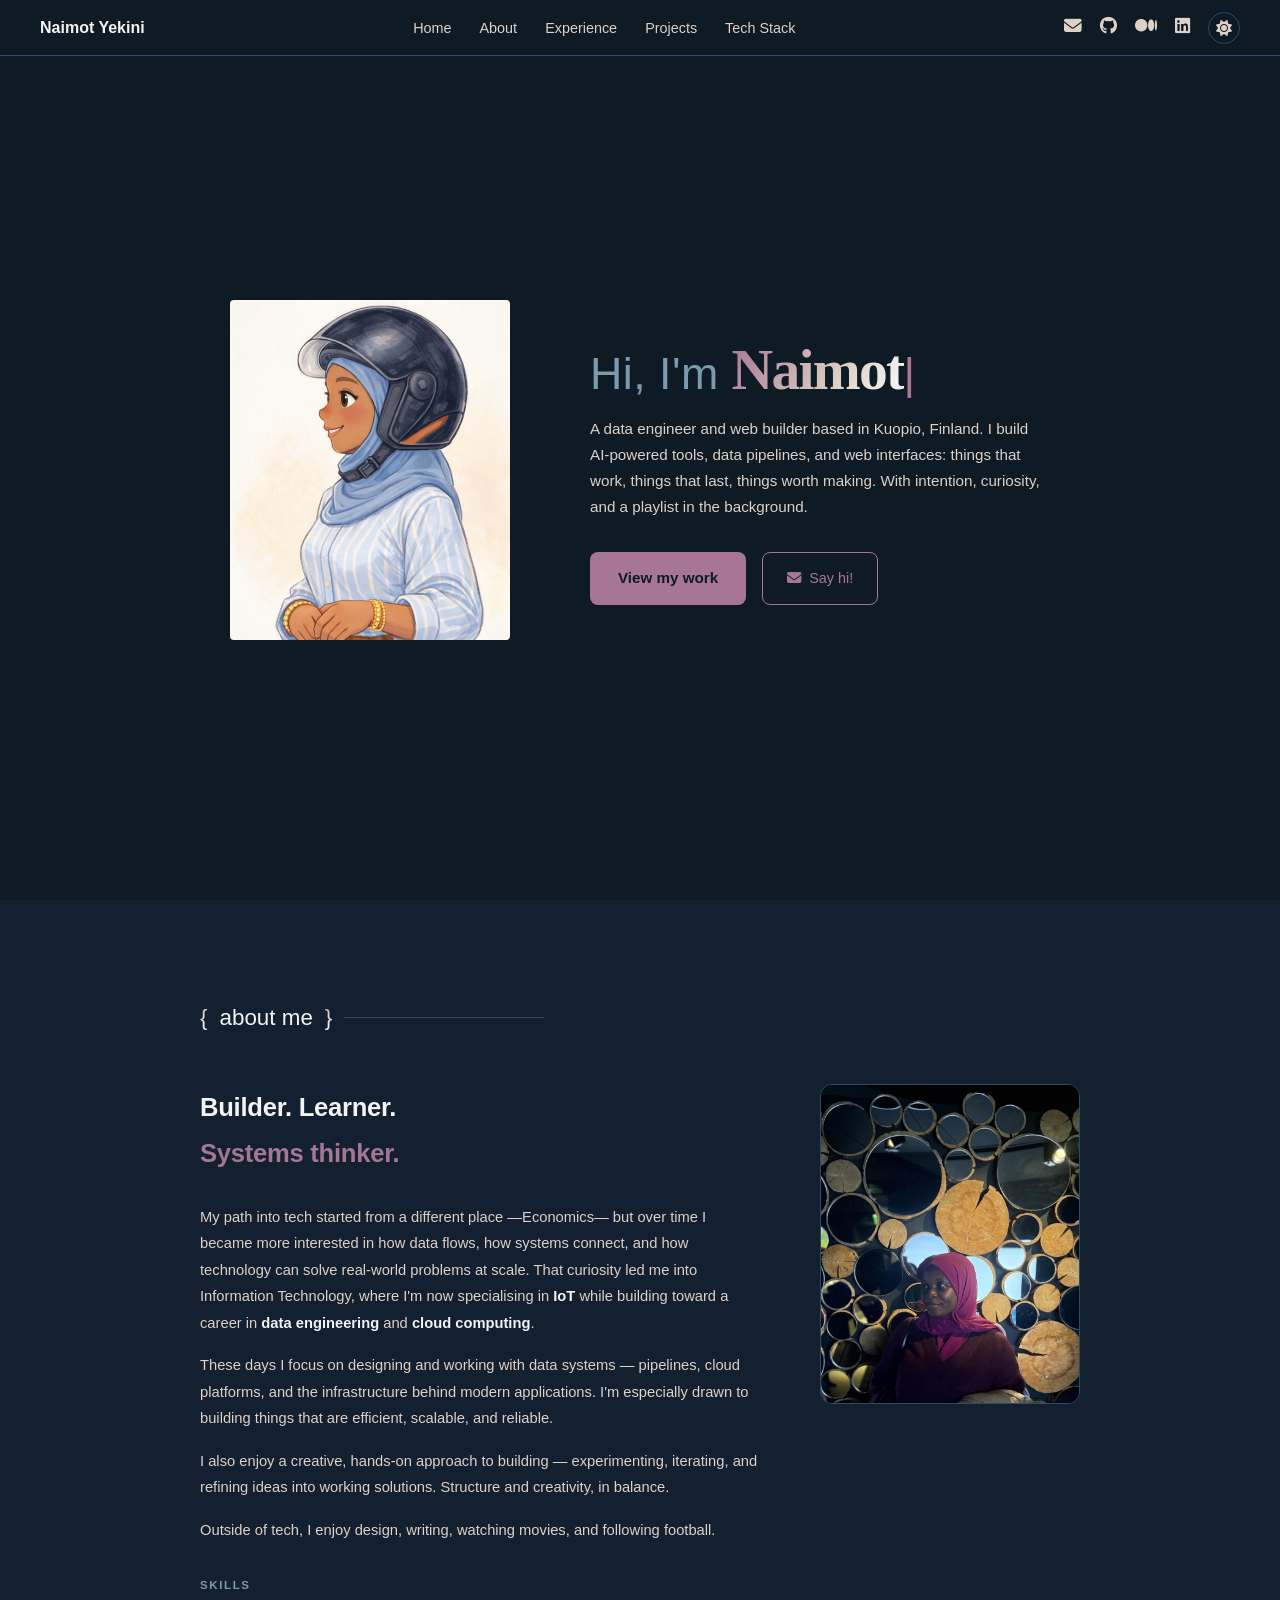
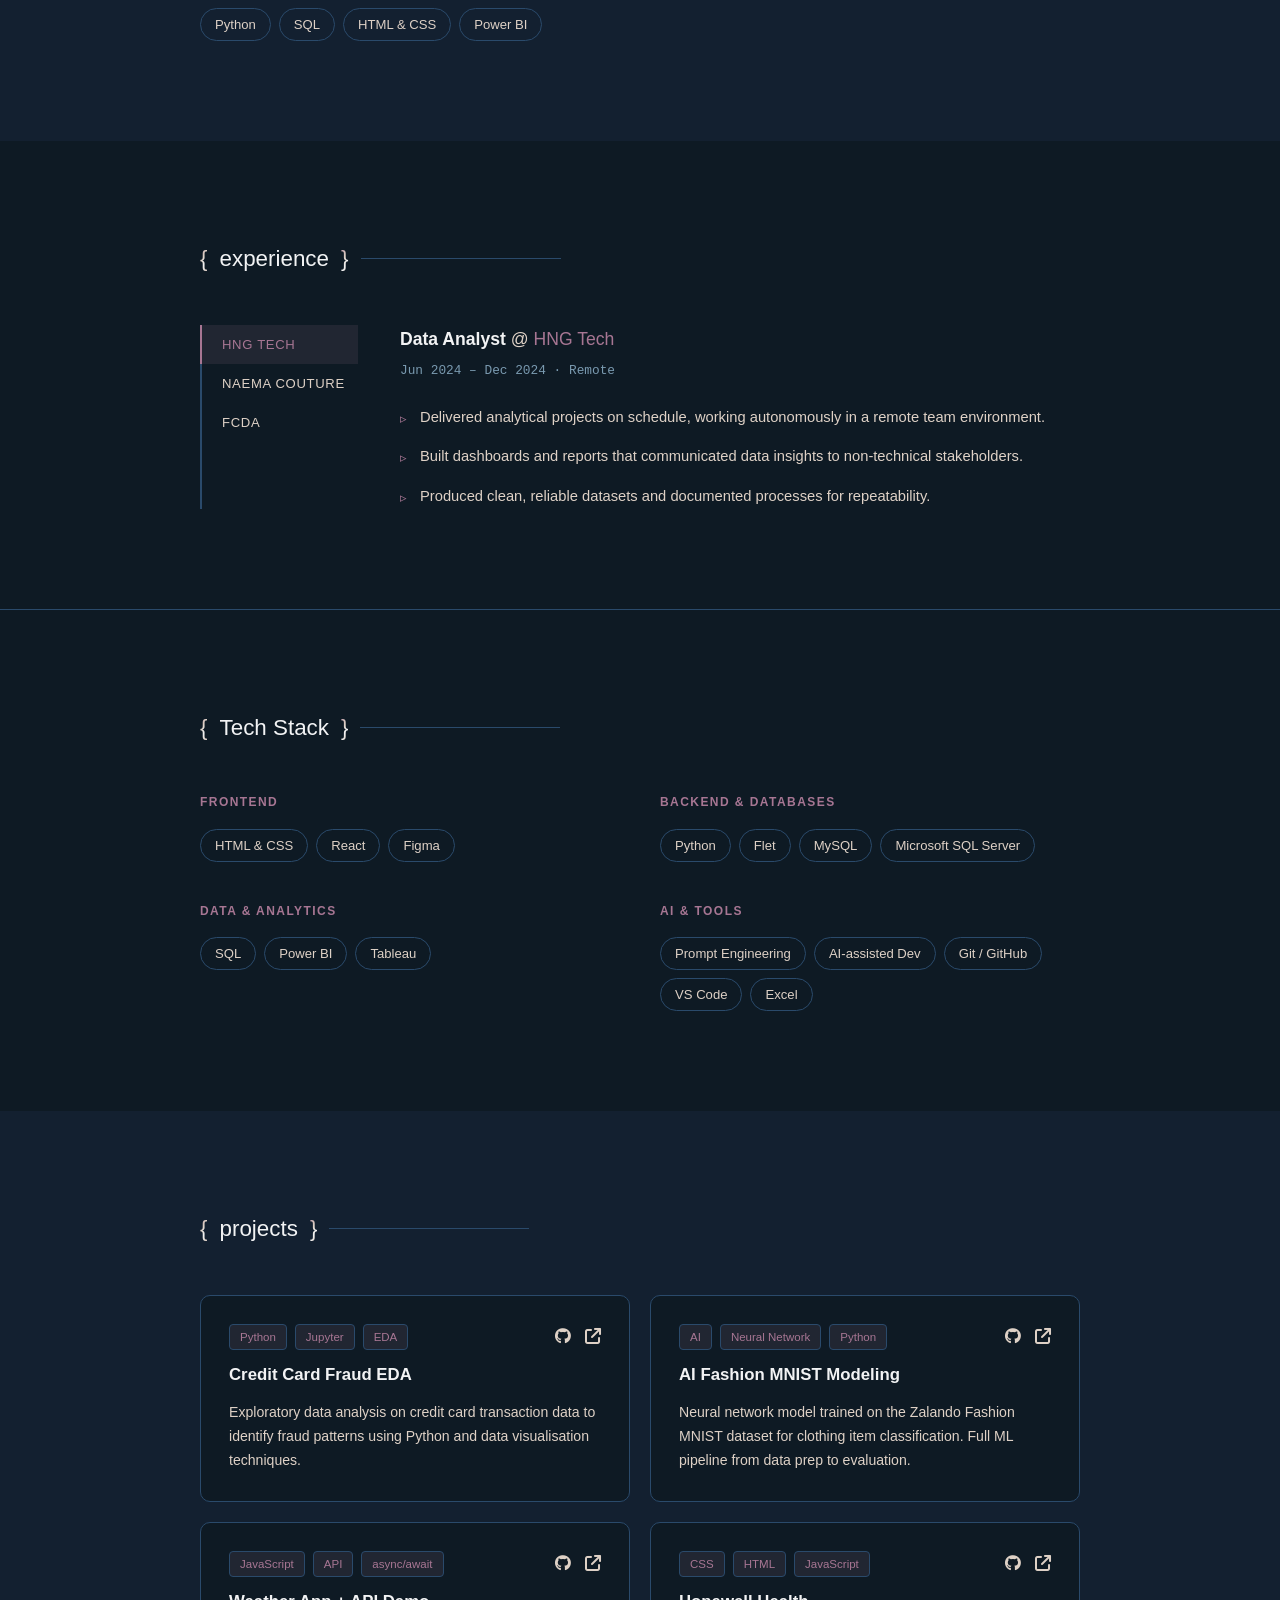
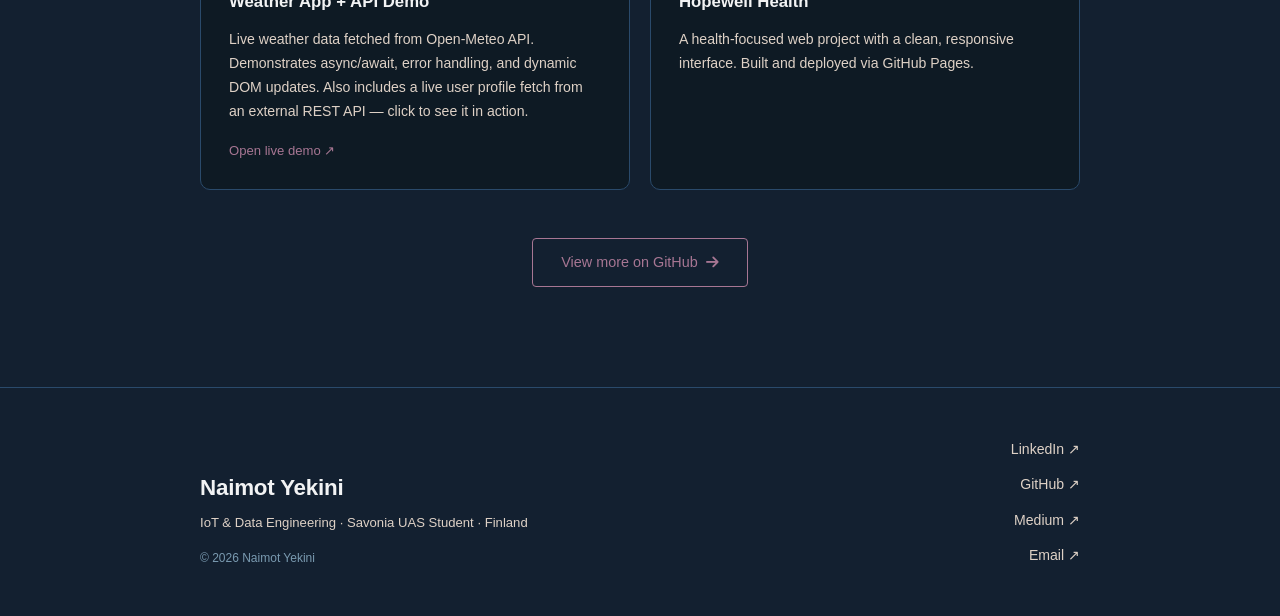
<file: index.html>
<!DOCTYPE html>
<html lang="en">
<head>
  <meta charset="UTF-8">
  <meta name="viewport" content="width=device-width, initial-scale=1.0">
  <title>Naimot Yekini – Portfolio</title>
  <link rel="stylesheet" href="style.css">
  <link rel="stylesheet" href="https://cdnjs.cloudflare.com/ajax/libs/font-awesome/6.5.0/css/all.min.css">
</head>
<body>

  <!-- Navigation -->
  <nav id="navbar">
    <span class="nav-name">Naimot Yekini</span>
    <ul class="nav-links">
      <li><a href="#home">Home</a></li>
      <li><a href="#about">About</a></li>
      <li><a href="#experience">Experience</a></li>
      <li><a href="#projects">Projects</a></li>
      <li><a href="#tech-stack">Tech Stack</a></li>
    </ul>
    <ul class="nav-icons">
      <li><a href="mailto:naimotyekini95@gmail.com" aria-label="Email"><i class="fas fa-envelope"></i></a></li>
      <li><a href="https://github.com/onikeyek" target="_blank" rel="noopener" aria-label="GitHub"><i class="fab fa-github"></i></a></li>
      <li><a href="https://medium.com/@naimotyekini95" target="_blank" rel="noopener" aria-label="Medium"><i class="fab fa-medium"></i></a></li>
      <li><a href="https://linkedin.com/in/naimot-yekini-46216397" target="_blank" rel="noopener" aria-label="LinkedIn"><i class="fab fa-linkedin"></i></a></li>
      <li><button id="themeToggle" aria-label="Toggle theme"><i class="fas fa-sun"></i></button></li>
    </ul>
  </nav>

  <!-- Home / Hero Section -->
  <section id="home">
    <div class="hero-image">
      <img src="images/naimotA.png" alt="Naimot Yekini" id="profile-img">
    </div>
    <div class="hero-text">
      <h1>Hi, I'm <span class="highlight">Naimot</span><span class="cursor">|</span></h1>
      <p class="hero-bio">
        A data engineer and web builder based in Kuopio, Finland.
        I build AI-powered tools, data pipelines, and web interfaces:
        things that work, things that last, things worth making.
        With intention, curiosity, and a playlist in the background.
      </p>
      <div class="hero-cta">
        <a href="#projects" class="btn-primary">View my work</a>
        <a href="mailto:naimotyekini95@gmail.com" class="btn-say-hi">
          <i class="fas fa-envelope"></i> Say hi!
        </a>
      </div>
    </div>
  </section>

  <!-- About Section -->
  <section id="about">
    <div class="section-inner">
      <h2 class="about-heading"><span class="about-brace">{</span> about me <span class="about-brace">}</span></h2>

      <div class="about-grid">
        <!-- Left: bio + skills -->
        <div class="about-text">
          <p class="about-tagline">Builder. Learner.<span class="teal">Systems thinker.</span></p>
          <p>
            My path into tech started from a different place —Economics— but over time
            I became more interested in how data flows, how systems connect, and how
            technology can solve real-world problems at scale. That curiosity led me into
            Information Technology, where I'm now specialising in <strong>IoT</strong> while
            building toward a career in <strong>data engineering</strong> and <strong>cloud computing</strong>.
          </p>
          <p>
            These days I focus on designing and working with data systems — pipelines,
            cloud platforms, and the infrastructure behind modern applications. I'm
            especially drawn to building things that are efficient, scalable, and reliable.
          </p>
          <p>
            I also enjoy a creative, hands-on approach to building — experimenting,
            iterating, and refining ideas into working solutions. Structure and creativity,
            in balance.
          </p>
          <p>
            Outside of tech, I enjoy design, writing, watching movies, and following football.
          </p>

          <div class="skills-block">
            <p class="skills-label">Skills</p>
            <div class="skills-tags">
              <span>Python</span>
              <span>SQL</span>
              <span>HTML &amp; CSS</span>
              <span>Power BI</span>
            </div>
          </div>
        </div>

        <!-- Right: photo -->
        <div class="about-image">
          <img src="images/NaimotB.jpeg" alt="Naimot Yekini">
        </div>
      </div>

    </div>
  </section>

  <!-- Experience Section -->
  <section id="experience">
    <div class="section-inner">
      <h2 class="about-heading"><span class="about-brace">{</span> experience <span class="about-brace">}</span></h2>

      <div class="exp-layout">
        <!-- Left: company tabs -->
        <ul class="exp-tabs" role="tablist">
          <li><button class="exp-tab active" data-target="exp-hng" role="tab" aria-selected="true">HNG Tech</button></li>
          <li><button class="exp-tab" data-target="exp-naema" role="tab" aria-selected="false">Naema Couture</button></li>
          <li><button class="exp-tab" data-target="exp-fcda" role="tab" aria-selected="false">FCDA</button></li>
        </ul>

        <!-- Right: details panels -->
        <div class="exp-panels">

          <div class="exp-panel active" id="exp-hng" role="tabpanel">
            <h3>Data Analyst <span class="exp-at">@ <span class="exp-co">HNG Tech</span></span></h3>
            <p class="exp-date">Jun 2024 – Dec 2024 · Remote</p>
            <ul>
              <li>Delivered analytical projects on schedule, working autonomously in a remote team environment.</li>
              <li>Built dashboards and reports that communicated data insights to non-technical stakeholders.</li>
              <li>Produced clean, reliable datasets and documented processes for repeatability.</li>
            </ul>
          </div>

          <div class="exp-panel" id="exp-naema" role="tabpanel">
            <h3>Product Marketing Manager <span class="exp-at">@ <span class="exp-co">Naema Couture</span></span></h3>
            <p class="exp-date">Feb 2017 – Jan 2024 · Ibadan, Nigeria</p>
            <ul>
              <li>Led initiatives from planning to execution, coordinating activities across functions.</li>
              <li>Improved reporting transparency and operational efficiency through structured workflows.</li>
            </ul>
          </div>

          <div class="exp-panel" id="exp-fcda" role="tabpanel">
            <h3>Planning Officer Assistant <span class="exp-at">@ <span class="exp-co">Federal Capital Development Authority</span></span></h3>
            <p class="exp-date">Dec 2015 – Nov 2016 · Abuja, Nigeria</p>
            <ul>
              <li>Compiled and maintained planning reports.</li>
              <li>Organised datasets to improve inter-department information flow.</li>
            </ul>
          </div>

        </div>
      </div>
    </div>
  </section>

  <!-- Tech Stack Section -->
  <section id="tech-stack">
    <div class="section-inner">
      <h2 class="about-heading"><span class="about-brace">{</span> Tech Stack <span class="about-brace">}</span></h2>

      <div class="stack-grid">
        <div class="stack-group">
          <h3>Frontend</h3>
          <div class="skills-tags">
            <span>HTML &amp; CSS</span>
            <span>React</span>
            <span>Figma</span>
          </div>
        </div>
        <div class="stack-group">
          <h3>Backend &amp; Databases</h3>
          <div class="skills-tags">
            <span>Python</span>
            <span>Flet</span>
            <span>MySQL</span>
            <span>Microsoft SQL Server</span>
          </div>
        </div>
        <div class="stack-group">
          <h3>Data &amp; Analytics</h3>
          <div class="skills-tags">
            <span>SQL</span>
            <span>Power BI</span>
            <span>Tableau</span>
          </div>
        </div>
        <div class="stack-group">
          <h3>AI &amp; Tools</h3>
          <div class="skills-tags">
            <span>Prompt Engineering</span>
            <span>AI-assisted Dev</span>
            <span>Git / GitHub</span>
            <span>VS Code</span>
            <span>Excel</span>
          </div>
        </div>
      </div>
    </div>
  </section>

  <!-- Projects Section -->
  <section id="projects">
    <div class="section-inner">
      <h2 class="about-heading"><span class="about-brace">{</span> projects <span class="about-brace">}</span></h2>

      <div class="projects-grid">

        <!-- Credit Card Fraud EDA -->
        <div class="proj-card">
          <div class="proj-card-top">
            <div class="proj-tags">
              <span>Python</span><span>Jupyter</span><span>EDA</span>
            </div>
            <div class="proj-links">
              <a href="https://github.com/onikeyek/credit-card-fraud-eda" target="_blank" rel="noopener" aria-label="GitHub repo"><i class="fab fa-github"></i></a>
              <a href="https://github.com/onikeyek/credit-card-fraud-eda" target="_blank" rel="noopener" aria-label="View project"><i class="fas fa-arrow-up-right-from-square"></i></a>
            </div>
          </div>
          <h3>Credit Card Fraud EDA</h3>
          <p>Exploratory data analysis on credit card transaction data to identify fraud patterns using Python and data visualisation techniques.</p>
        </div>

        <!-- AI Fashion MNIST -->
        <div class="proj-card">
          <div class="proj-card-top">
            <div class="proj-tags">
              <span>AI</span><span>Neural Network</span><span>Python</span>
            </div>
            <div class="proj-links">
              <a href="https://github.com/onikeyek/AI-Modeling-Fashion-MNIST-Dataset-Zalando-" target="_blank" rel="noopener" aria-label="GitHub repo"><i class="fab fa-github"></i></a>
              <a href="https://github.com/onikeyek/AI-Modeling-Fashion-MNIST-Dataset-Zalando-" target="_blank" rel="noopener" aria-label="View project"><i class="fas fa-arrow-up-right-from-square"></i></a>
            </div>
          </div>
          <h3>AI Fashion MNIST Modeling</h3>
          <p>Neural network model trained on the Zalando Fashion MNIST dataset for clothing item classification. Full ML pipeline from data prep to evaluation.</p>
        </div>

        <!-- Weather App -->
        <div class="proj-card">
          <div class="proj-card-top">
            <div class="proj-tags">
              <span>JavaScript</span><span>API</span><span>async/await</span>
            </div>
            <div class="proj-links">
              <a href="https://github.com/onikeyek/BROWSER-PROGRAMMING" target="_blank" rel="noopener" aria-label="GitHub repo"><i class="fab fa-github"></i></a>
              <a href="weather.html" aria-label="Open Weather App"><i class="fas fa-arrow-up-right-from-square"></i></a>
            </div>
          </div>
          <h3>Weather App + API Demo</h3>
          <p>Live weather data fetched from Open-Meteo API. Demonstrates async/await, error handling, and dynamic DOM updates. Also includes a live user profile fetch from an external REST API — click to see it in action.</p>
          <a href="weather.html" class="proj-demo-link">Open live demo ↗</a>
        </div>

        <!-- Hopewell Health -->
        <div class="proj-card">
          <div class="proj-card-top">
            <div class="proj-tags">
              <span>CSS</span><span>HTML</span><span>JavaScript</span>
            </div>
            <div class="proj-links">
              <a href="https://github.com/onikeyek/Hopewell-Health" target="_blank" rel="noopener" aria-label="GitHub repo"><i class="fab fa-github"></i></a>
              <a href="https://onikeyek.github.io/Hopewell-Health" target="_blank" rel="noopener" aria-label="Live site"><i class="fas fa-arrow-up-right-from-square"></i></a>
            </div>
          </div>
          <h3>Hopewell Health</h3>
          <p>A health-focused web project with a clean, responsive interface. Built and deployed via GitHub Pages.</p>
        </div>

      </div>

      <!-- View all on GitHub -->
      <div class="projects-more">
        <a href="https://github.com/onikeyek?tab=repositories" target="_blank" rel="noopener" class="btn-more">
          View more on GitHub <i class="fas fa-arrow-right"></i>
        </a>
      </div>

    </div>
  </section>

  <!-- Footer -->
  <footer id="footer">
    <div class="footer-inner">
      <div class="footer-left">
        <p class="footer-name">Naimot Yekini</p>
        <p class="footer-sub">IoT &amp; Data Engineering · Savonia UAS Student · Finland</p>
        <p class="footer-copy">© 2026 Naimot Yekini</p>
      </div>
      <ul class="footer-links">
        <li><a href="https://linkedin.com/in/naimot-yekini-46216397" target="_blank" rel="noopener">LinkedIn ↗</a></li>
        <li><a href="https://github.com/onikeyek" target="_blank" rel="noopener">GitHub ↗</a></li>
        <li><a href="https://medium.com/@naimotyekini95" target="_blank" rel="noopener">Medium ↗</a></li>
        <li><a href="mailto:naimotyekini95@gmail.com">Email ↗</a></li>
      </ul>
    </div>
  </footer>

  <!-- External JavaScript -->
  <script src="script.js"></script>
</body>
</html>
</file>
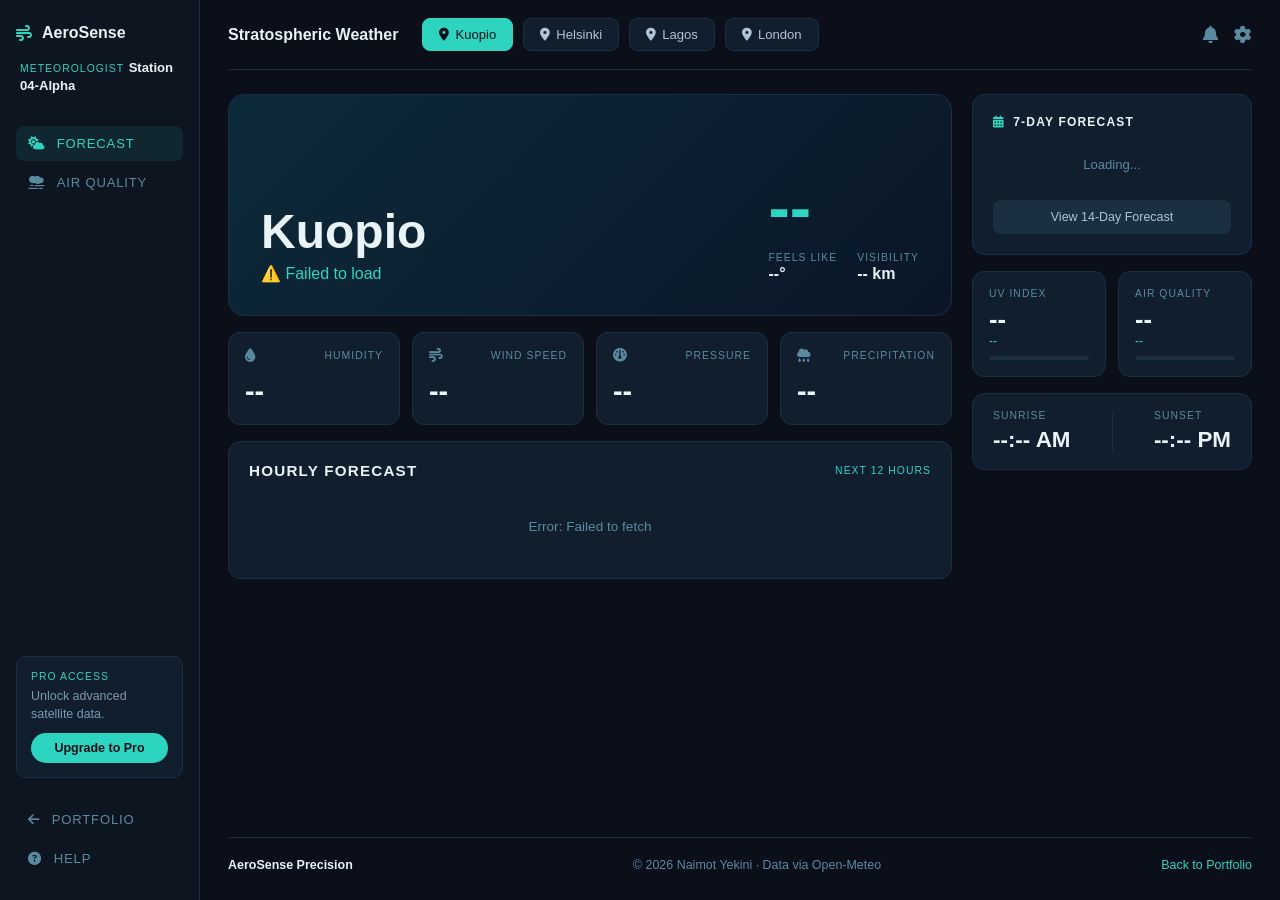
<file: weather.html>
<!DOCTYPE html>
<html lang="en">
<head>
  <meta charset="UTF-8">
  <meta name="viewport" content="width=device-width, initial-scale=1.0">
  <title>Weather – Naimot Yekini</title>
  <link rel="stylesheet" href="weather.css">
  <link rel="stylesheet" href="https://cdnjs.cloudflare.com/ajax/libs/font-awesome/6.5.0/css/all.min.css">
</head>
<body>

  <!-- Sidebar -->
  <aside class="sidebar">
    <div class="sidebar-brand">
      <i class="fas fa-wind"></i>
      <span>AeroSense</span>
    </div>
    <div class="sidebar-station">
      <span class="station-label">METEOROLOGIST</span>
      <span class="station-name">Station 04-Alpha</span>
    </div>
    <nav class="sidebar-nav">
      <a href="#" class="snav-item active"><i class="fas fa-cloud-sun"></i><span>Forecast</span></a>
      <a href="#" class="snav-item"><i class="fas fa-smog"></i><span>Air Quality</span></a>
    </nav>
    <div class="sidebar-promo">
      <p class="promo-label">PRO ACCESS</p>
      <p class="promo-text">Unlock advanced satellite data.</p>
      <button class="btn-upgrade">Upgrade to Pro</button>
    </div>
    <div class="sidebar-bottom">
      <a href="https://onikeyek.github.io/NaimotYekini.github.io" class="snav-item"><i class="fas fa-arrow-left"></i><span>Portfolio</span></a>
      <a href="#" class="snav-item"><i class="fas fa-circle-question"></i><span>Help</span></a>
    </div>
  </aside>

  <!-- Main -->
  <div class="weather-main">

    <!-- Topbar -->
    <header class="weather-topbar">
      <h1 class="topbar-title">Stratospheric Weather</h1>
      <div class="city-buttons">
        <button class="city-btn active" data-city="Kuopio"   data-lat="62.8924" data-lon="27.6770"><i class="fas fa-location-dot"></i> Kuopio</button>
        <button class="city-btn"        data-city="Helsinki" data-lat="60.1699" data-lon="24.9384"><i class="fas fa-location-dot"></i> Helsinki</button>
        <button class="city-btn"        data-city="Lagos"    data-lat="6.5244"  data-lon="3.3792"><i class="fas fa-location-dot"></i> Lagos</button>
        <button class="city-btn"        data-city="London"   data-lat="51.5074" data-lon="-0.1278"><i class="fas fa-location-dot"></i> London</button>
      </div>
      <div class="topbar-icons">
        <i class="fas fa-bell"></i>
        <i class="fas fa-gear"></i>
      </div>
    </header>

    <!-- Forecast view -->
    <div class="content-grid" id="forecastView">

      <div class="col-left">
        <div class="hero-card">
          <div class="hero-bg" id="heroBg"></div>
          <div class="hero-body">
            <div class="hero-info">
              <h2 class="hero-city" id="heroCity">Kuopio</h2>
              <p class="hero-condition" id="heroCondition"><span>⛅</span> Loading...</p>
            </div>
            <div class="hero-temp-block">
              <div class="hero-temp" id="heroTemp">--°</div>
              <div class="hero-meta">
                <div class="hero-meta-item">
                  <span class="meta-label">FEELS LIKE</span>
                  <span class="meta-val" id="heroFeels">--°</span>
                </div>
                <div class="hero-meta-item">
                  <span class="meta-label">VISIBILITY</span>
                  <span class="meta-val" id="heroVis">-- km</span>
                </div>
              </div>
            </div>
          </div>
        </div>

        <div class="stat-cards">
          <div class="stat-card">
            <div class="stat-top"><i class="fas fa-droplet"></i><span class="stat-label">HUMIDITY</span></div>
            <div class="stat-value" id="statHumidity">--%</div>
          </div>
          <div class="stat-card">
            <div class="stat-top"><i class="fas fa-wind"></i><span class="stat-label">WIND SPEED</span></div>
            <div class="stat-value" id="statWind">--</div>
          </div>
          <div class="stat-card">
            <div class="stat-top"><i class="fas fa-gauge"></i><span class="stat-label">PRESSURE</span></div>
            <div class="stat-value" id="statPressure">--</div>
          </div>
          <div class="stat-card">
            <div class="stat-top"><i class="fas fa-cloud-rain"></i><span class="stat-label">PRECIPITATION</span></div>
            <div class="stat-value" id="statPrecip">--%</div>
          </div>
        </div>

        <div class="hourly-section">
          <div class="hourly-header">
            <h3>Hourly Forecast</h3>
            <span class="hourly-label">NEXT 12 HOURS</span>
          </div>
          <div class="hourly-grid" id="hourlyGrid">
            <div class="hourly-placeholder">Loading...</div>
          </div>
        </div>
      </div>

      <div class="col-right">
        <div class="forecast-card">
          <div class="forecast-header">
            <i class="fas fa-calendar-days"></i>
            <span>7-DAY FORECAST</span>
          </div>
          <div id="dailyForecast" class="daily-list">
            <div class="daily-placeholder">Loading...</div>
          </div>
          <button class="btn-14day">View 14-Day Forecast</button>
        </div>

        <div class="side-cards">
          <div class="side-card">
            <p class="side-label">UV INDEX</p>
            <p class="side-value" id="uvIndex">--</p>
            <p class="side-sub" id="uvLabel">--</p>
            <div class="uv-bar"><div class="uv-fill" id="uvFill" style="width:0%"></div></div>
          </div>
          <div class="side-card">
            <p class="side-label">AIR QUALITY</p>
            <p class="side-value" id="aqiValue">--</p>
            <p class="side-sub" id="aqiLabel">--</p>
            <div class="aqi-bar"><div class="aqi-fill" id="aqiFill" style="width:0%"></div></div>
          </div>
        </div>

        <div class="sun-card">
          <div class="sun-item">
            <p class="side-label">SUNRISE</p>
            <p class="sun-time" id="sunrise">--:-- AM</p>
          </div>
          <div class="sun-divider"></div>
          <div class="sun-item">
            <p class="side-label">SUNSET</p>
            <p class="sun-time" id="sunset">--:-- PM</p>
          </div>
        </div>
      </div>

    </div>

    <footer class="weather-footer">
      <strong>AeroSense Precision</strong>
      <span>© 2026 Naimot Yekini · Data via Open-Meteo</span>
      <a href="https://onikeyek.github.io/NaimotYekini.github.io">Back to Portfolio</a>
    </footer>

  </div>

  <script src="weather.js"></script>
</body>
</html>
</file>
<file: style.css>
/* ===== Portfolio – Global & Hero ===== */

:root {
  --bg-dark:    #0e1a24;
  --bg-mid:     #132030;
  --border:     #2a4a6b;
  --accent:     #a77693;
  --accent-dim: #a7769320;
  --text-bright:#f2f3f4;
  --text-mid:   #ded1c6;
  --text-muted: #7a9ab0;
}

body.light {
  --bg-dark:    #f2f3f4;
  --bg-mid:     #e4ddd6;
  --border:     #c8bdb5;
  --accent:     #a77693;
  --accent-dim: #a7769318;
  --text-bright:#1a1a2e;
  --text-mid:   #3a3a4a;
  --text-muted: #6a6a7a;
}

*, *::before, *::after { box-sizing: border-box; }

body {
  font-family: Arial, Helvetica, sans-serif;
  line-height: 1.6;
  margin: 0;
  background-color: var(--bg-dark);
  color: var(--text-mid);
}

/* ── Navbar ── */
#navbar {
  position: fixed;
  top: 0; left: 0;
  width: 100%;
  display: flex;
  align-items: center;
  justify-content: space-between;
  padding: 0 40px;
  height: 56px;
  background-color: var(--bg-dark);
  border-bottom: 1px solid var(--border);
  z-index: 100;
}

.nav-name {
  color: var(--text-bright);
  font-size: 1rem;
  font-weight: 600;
  white-space: nowrap;
}

.nav-links {
  display: flex;
  list-style: none;
  margin: 0; padding: 0;
  gap: 28px;
  align-items: center;
}

.nav-links a {
  color: var(--text-mid);
  text-decoration: none;
  font-size: 0.9rem;
  transition: color 0.2s;
}

.nav-links a:hover { color: var(--accent); }

.nav-icons {
  display: flex;
  list-style: none;
  margin: 0; padding: 0;
  gap: 18px;
}

.nav-icons a {
  color: var(--text-mid);
  font-size: 1.1rem;
  transition: color 0.2s;
}

.nav-icons a:hover { color: var(--accent); }

/* ── Hero Section ── */
#home {
  min-height: 100vh;
  background-color: var(--bg-dark);
  display: flex;
  align-items: center;
  justify-content: center;
  gap: 80px;
  padding: 80px 60px 40px;
}

.hero-image {
  flex-shrink: 0;
  width: 280px;
  height: 340px;
  border-radius: 4px;
  overflow: hidden;
  background-color: var(--bg-mid);
  display: flex;
  align-items: center;
  justify-content: center;
}

.hero-image img {
  width: 100%;
  height: 100%;
  object-fit: cover;
  display: block;
}

.hero-text {
  max-width: 460px;
  color: var(--text-mid);
}

.hero-text h1 {
  font-size: 2.8rem;
  font-weight: 400;
  color: var(--text-muted);
  margin: 0 0 8px 0;
  line-height: 1.2;
  letter-spacing: 0.01em;
}

.hero-text h1 .highlight {
  display: inline;
  font-size: 3.6rem;
  font-weight: 800;
  letter-spacing: -0.03em;
  font-family: 'Georgia', serif;
  background: linear-gradient(
    120deg,
    #a77693 0%,
    #ded1c6 35%,
    #f2f3f4 50%,
    #ded1c6 65%,
    #a77693 100%
  );
  background-size: 200% auto;
  -webkit-background-clip: text;
  -webkit-text-fill-color: transparent;
  background-clip: text;
  animation: sparkle 3s linear infinite;
}

@keyframes sparkle {
  0%   { background-position: 200% center; }
  100% { background-position: -200% center; }
}

/* Section heading sparkle */
.about-brace {
  display: inline;
  background: linear-gradient(
    120deg,
    #a77693 0%,
    #ded1c6 35%,
    #f2f3f4 50%,
    #ded1c6 65%,
    #a77693 100%
  );
  background-size: 200% auto;
  -webkit-background-clip: text;
  -webkit-text-fill-color: transparent;
  background-clip: text;
  animation: sparkle 3s linear infinite;
  font-weight: 300;
}

.cursor {
  display: inline;
  color: var(--accent);
  -webkit-text-fill-color: var(--accent);
  font-size: 2.8rem;
  font-weight: 400;
  animation: blink 1s step-end infinite;
}

@keyframes blink { 50% { opacity: 0; } }

.hero-bio {
  font-size: 0.95rem;
  line-height: 1.7;
  color: var(--text-mid);
  margin: 12px 0 32px 0;
}

.hero-cta {
  display: flex;
  gap: 16px;
  flex-wrap: wrap;
}

.btn-primary {
  padding: 14px 28px;
  background: var(--accent);
  color: var(--bg-dark);
  font-weight: 700;
  font-size: 0.95rem;
  border-radius: 8px;
  text-decoration: none;
  transition: background 0.2s;
}

.btn-primary:hover { background: #cce0f0; }

.btn-say-hi {
  display: inline-flex;
  align-items: center;
  gap: 8px;
  padding: 14px 24px;
  border: 1px solid var(--accent);
  color: var(--accent);
  background: transparent;
  text-decoration: none;
  font-size: 0.9rem;
  border-radius: 8px;
  transition: background 0.2s;
}

.btn-say-hi:hover { background: var(--accent-dim); }

@media (max-width: 700px) {
  #home {
    flex-direction: column;
    gap: 40px;
    padding: 100px 24px 40px;
    text-align: center;
  }
  .hero-image { width: 200px; height: 240px; }
  .hero-text h1 { font-size: 2rem; }
  .hero-text h1 .highlight { font-size: 2.4rem; }
  #navbar { padding: 0 16px; }
  .nav-links { display: none; }
  .nav-name { font-size: 0.9rem; }
}

/* ===== Shared ===== */

img { max-width: 100%; height: auto; display: block; }

.section-inner {
  max-width: 1000px;
  margin: 0 auto;
  padding: 0 60px;
}

.about-heading {
  font-size: 1.4rem;
  font-weight: 400;
  color: var(--text-bright);
  margin: 0 0 48px 0;
  display: flex;
  align-items: center;
  gap: 12px;
}

.about-heading::after {
  content: '';
  display: block;
  height: 1px;
  width: 200px;
  background: var(--border);
}

/* ===== About Section ===== */

#about {
  background-color: var(--bg-mid);
  padding: 100px 0;
}

.about-grid {
  display: grid;
  grid-template-columns: 1fr 260px;
  gap: 60px;
  align-items: start;
}

.about-tagline {
  font-size: 1.6rem !important;
  font-weight: 700;
  color: var(--text-bright) !important;
  line-height: 1.3;
  margin: 0 0 28px 0 !important;
  letter-spacing: -0.01em;
}

.about-tagline .teal {
  color: var(--accent);
  display: block;
}

.about-text p {
  font-size: 0.92rem;
  line-height: 1.8;
  color: var(--text-mid);
  margin: 0 0 16px 0;
}

.about-text strong {
  color: var(--text-bright);
  font-weight: 600;
}

.skills-block { margin-top: 32px; }

.skills-label {
  font-size: 0.72rem !important;
  font-weight: 600;
  letter-spacing: 0.14em;
  text-transform: uppercase;
  color: var(--text-muted) !important;
  margin: 0 0 12px 0 !important;
}

.skills-tags {
  display: flex;
  flex-wrap: wrap;
  gap: 8px;
}

.skills-tags span {
  font-size: 0.82rem;
  color: var(--text-mid);
  border: 1px solid var(--border);
  border-radius: 20px;
  padding: 5px 14px;
  background: transparent;
  transition: border-color 0.2s, color 0.2s;
}

.skills-tags span:hover {
  border-color: var(--accent);
  color: var(--accent);
}

.about-image {
  width: 100%;
  height: 320px;
  border-radius: 12px;
  overflow: hidden;
  background-color: var(--bg-dark);
  border: 1px solid var(--border);
}

.about-image img {
  width: 100%;
  height: 100%;
  object-fit: cover;
  object-position: top;
  display: block;
}

@media (max-width: 768px) {
  .about-grid { grid-template-columns: 1fr; }
  .about-image { height: 360px; position: static; }
  .about-heading::after { width: 80px; }
  .about-tagline { font-size: 1.3rem !important; }
}

/* ===== Experience Section ===== */

#experience {
  background-color: var(--bg-dark);
  padding: 100px 0;
}

.exp-layout {
  display: grid;
  grid-template-columns: 160px 1fr;
}

.exp-tabs {
  list-style: none;
  margin: 0; padding: 0;
  border-left: 2px solid var(--border);
}

.exp-tab {
  display: block;
  width: 100%;
  background: none;
  border: none;
  border-left: 2px solid transparent;
  margin-left: -2px;
  padding: 12px 20px;
  text-align: left;
  font-size: 0.82rem;
  color: var(--text-mid);
  cursor: pointer;
  letter-spacing: 0.05em;
  text-transform: uppercase;
  transition: color 0.2s, border-color 0.2s, background 0.2s;
  white-space: nowrap;
}

.exp-tab:hover {
  color: var(--accent);
  background: var(--accent-dim);
}

.exp-tab.active {
  color: var(--accent);
  border-left-color: var(--accent);
  background: var(--accent-dim);
}

.exp-panels { padding: 0 0 0 40px; }
.exp-panel { display: none; }
.exp-panel.active { display: block; }

.exp-panel h3 {
  font-size: 1.1rem;
  font-weight: 600;
  color: var(--text-bright);
  margin: 0 0 8px 0;
}

.exp-at { font-weight: 400; color: var(--text-mid); }
.exp-co { color: var(--accent); }

.exp-date {
  font-size: 0.8rem;
  color: var(--text-muted);
  margin: 0 0 24px 0;
  font-family: monospace;
}

.exp-panel ul {
  list-style: none;
  padding: 0; margin: 0;
  display: flex;
  flex-direction: column;
  gap: 14px;
}

.exp-panel li {
  font-size: 0.92rem;
  color: var(--text-mid);
  line-height: 1.7;
  padding-left: 20px;
  position: relative;
}

.exp-panel li::before {
  content: '▹';
  position: absolute;
  left: 0;
  color: var(--accent);
  font-size: 0.8rem;
  top: 3px;
}

@media (max-width: 600px) {
  .exp-layout { grid-template-columns: 1fr; }
  .exp-tabs {
    display: flex;
    border-left: none;
    border-bottom: 2px solid var(--border);
    overflow-x: auto;
    margin-bottom: 32px;
  }
  .exp-tab {
    border-left: none;
    border-bottom: 2px solid transparent;
    margin-left: 0;
    margin-bottom: -2px;
  }
  .exp-tab.active {
    border-left-color: transparent;
    border-bottom-color: var(--accent);
  }
  .exp-panels { padding: 0; }
  .section-inner { padding: 0 20px; }
}
/* ===== Projects Section ===== */

#projects {
  background-color: var(--bg-mid);
  padding: 100px 0;
}

.projects-grid {
  display: grid;
  grid-template-columns: repeat(2, 1fr);
  gap: 20px;
  margin-bottom: 48px;
}

.proj-card {
  text-decoration: none;
  background: var(--bg-dark);
  border: 1px solid var(--border);
  border-radius: 10px;
  padding: 28px;
  display: flex;
  flex-direction: column;
  gap: 12px;
  transition: border-color 0.2s, transform 0.2s;
}

.proj-card:hover {
  border-color: var(--accent);
  transform: translateY(-4px);
}

.proj-card-top {
  display: flex;
  align-items: center;
  justify-content: space-between;
}

.proj-tags {
  display: flex;
  flex-wrap: wrap;
  gap: 8px;
}

.proj-tags span {
  font-size: 0.72rem;
  color: var(--accent);
  border: 1px solid var(--border);
  border-radius: 4px;
  padding: 3px 10px;
  background: var(--accent-dim);
}

.proj-links {
  display: flex;
  gap: 14px;
}

.proj-links a {
  color: var(--text-mid);
  font-size: 1rem;
  transition: color 0.2s;
}

.proj-links a:hover { color: var(--accent); }

.proj-card h3 {
  font-size: 1.05rem;
  font-weight: 600;
  color: var(--text-bright);
  margin: 0;
}

.proj-card p {
  font-size: 0.88rem;
  color: var(--text-mid);
  line-height: 1.7;
  margin: 0;
  flex: 1;
}

.projects-more {
  text-align: center;
  margin-top: 16px;
}

.btn-more {
  display: inline-flex;
  align-items: center;
  gap: 8px;
  font-size: 0.9rem;
  color: var(--accent);
  text-decoration: none;
  border: 1px solid var(--accent);
  padding: 12px 28px;
  border-radius: 4px;
  transition: background 0.2s;
}

.btn-more:hover { background: var(--accent-dim); }

@media (max-width: 640px) {
  .projects-grid { grid-template-columns: 1fr; }
}

/* ===== API Demo Section ===== */

#api-demo {
  background-color: var(--bg-dark);
  padding: 100px 0;
}

.demo-desc {
  font-size: 0.92rem;
  color: var(--text-mid);
  margin: 0 0 28px 0;
}

.btn-load {
  padding: 12px 28px;
  font-size: 0.95rem;
  font-weight: 600;
  cursor: pointer;
  background-color: var(--accent);
  color: var(--bg-dark);
  border: none;
  border-radius: 4px;
  margin-bottom: 28px;
  transition: background 0.2s;
}

.btn-load:hover { background-color: #cce0f0; }
.btn-load:disabled { background-color: var(--text-muted); cursor: not-allowed; }

#dataOutput .data-card {
  border: 1px solid var(--border);
  border-radius: 8px;
  padding: 20px 24px;
  max-width: 420px;
  background-color: var(--bg-mid);
  margin-top: 4px;
}

#dataOutput .data-card h3 {
  font-size: 1rem;
  font-weight: 600;
  color: var(--text-bright);
  margin: 0 0 16px 0;
}

#dataOutput .data-card p {
  margin: 10px 0;
  padding-bottom: 10px;
  border-bottom: 1px solid var(--border);
  font-size: 0.88rem;
  color: var(--text-mid);
}

#dataOutput .data-card p:last-child {
  border-bottom: none;
  margin-bottom: 0;
  padding-bottom: 0;
}

#dataOutput .data-card span.label {
  color: var(--accent);
  font-weight: 600;
  margin-right: 8px;
}

.data-status { font-style: italic; color: var(--text-mid); }
.data-error  { color: #e07070; font-weight: 600; }

/* ===== Footer ===== */

#footer {
  background-color: var(--bg-mid);
  border-top: 1px solid var(--border);
  padding: 48px 0;
}

.footer-inner {
  max-width: 1000px;
  margin: 0 auto;
  padding: 0 60px;
  display: flex;
  align-items: flex-end;
  justify-content: space-between;
}

.footer-name {
  font-size: 1.4rem;
  font-weight: 700;
  color: var(--text-bright);
  margin: 0 0 6px 0;
  letter-spacing: -0.01em;
}

.footer-sub {
  font-size: 0.82rem;
  color: var(--text-mid);
  margin: 0 0 16px 0;
}

.footer-copy {
  font-size: 0.75rem;
  color: var(--text-muted);
  margin: 0;
}

.footer-links {
  list-style: none;
  margin: 0; padding: 0;
  display: flex;
  flex-direction: column;
  align-items: flex-end;
  gap: 10px;
}

.footer-links a {
  font-size: 0.88rem;
  color: var(--text-mid);
  text-decoration: none;
  transition: color 0.2s;
}

.footer-links a:hover { color: var(--accent); }

@media (max-width: 600px) {
  .footer-inner {
    flex-direction: column;
    align-items: flex-start;
    gap: 28px;
    padding: 0 24px;
  }
  .footer-links { align-items: flex-start; }
}

/* ===== Weather App ===== */

#cityButtons {
  display: flex;
  gap: 10px;
  flex-wrap: wrap;
  margin-bottom: 16px;
}

.city-btn {
  padding: 10px 20px;
  font-size: 1rem;
  cursor: pointer;
  background-color: var(--accent);
  color: var(--bg-dark);
  border: none;
  border-radius: 4px;
}

.city-btn:hover { background-color: #cce0f0; }

#output {
  background: var(--bg-mid);
  color: var(--text-mid);
  padding: 12px;
  border-radius: 4px;
  font-size: 0.9rem;
  min-height: 40px;
  white-space: pre-wrap;
}

.proj-demo-link {
  font-size: 0.82rem;
  color: var(--accent);
  text-decoration: none;
  margin-top: 4px;
  transition: opacity 0.2s;
}

.proj-demo-link:hover { opacity: 0.75; }

/* ===== Tech Stack Section ===== */

#tech-stack {
  background-color: var(--bg-dark);
  padding: 100px 0;
  border-top: 1px solid var(--border);
}

.stack-grid {
  display: grid;
  grid-template-columns: repeat(2, 1fr);
  gap: 40px;
}

.stack-group h3 {
  font-size: 0.75rem;
  font-weight: 600;
  letter-spacing: 0.12em;
  text-transform: uppercase;
  color: var(--accent);
  margin: 0 0 16px 0;
}

@media (max-width: 600px) {
  .stack-grid { grid-template-columns: 1fr; }
}

/* ===== Theme Toggle ===== */

#themeToggle {
  background: none;
  border: 1px solid var(--border);
  color: var(--text-mid);
  font-size: 1rem;
  width: 32px;
  height: 32px;
  border-radius: 50%;
  cursor: pointer;
  display: flex;
  align-items: center;
  justify-content: center;
  transition: color 0.2s, border-color 0.2s;
}

#themeToggle:hover {
  color: var(--accent);
  border-color: var(--accent);
}

/* Light mode: gradient text needs dark fallback */
body.light .hero-text h1 .highlight {
  background: linear-gradient(120deg, #a77693 0%, #6a3a5a 40%, #3a1a2e 100%);
  background-size: 200% auto;
  -webkit-background-clip: text;
  -webkit-text-fill-color: transparent;
  background-clip: text;
  animation: sparkle 3s linear infinite;
}

body.light .about-brace {
  background: linear-gradient(120deg, #a77693 0%, #6a3a5a 40%, #3a1a2e 100%);
  background-size: 200% auto;
  -webkit-background-clip: text;
  -webkit-text-fill-color: transparent;
  background-clip: text;
  animation: sparkle 3s linear infinite;
}

/* ===== Weather Modal ===== */

#weatherBtn, .nav-weather-btn {
  background: none;
  border: none;
  color: var(--text-mid);
  font-size: 0.9rem;
  cursor: pointer;
  padding: 8px 10px;
  transition: color 0.2s;
  font-family: inherit;
}

.nav-weather-btn:hover { color: var(--accent); }

.w-modal-overlay {
  position: fixed;
  inset: 0;
  background: rgba(0, 0, 0, 0.65);
  backdrop-filter: blur(6px);
  -webkit-backdrop-filter: blur(6px);
  z-index: 9999;
  display: flex;
  align-items: center;
  justify-content: center;
  opacity: 0;
  pointer-events: none;
  transition: opacity 0.25s ease;
}

.w-modal-overlay.open {
  opacity: 1;
  pointer-events: all;
}

.w-modal {
  background: var(--bg-mid);
  border: 1px solid var(--border);
  border-radius: 16px;
  padding: 28px;
  width: 100%;
  max-width: 380px;
  margin: 16px;
  transform: translateY(24px) scale(0.97);
  transition: transform 0.25s ease;
  position: relative;
  z-index: 10000;
}

.w-modal-overlay.open .w-modal {
  transform: translateY(0) scale(1);
}

.w-modal-header {
  display: flex;
  align-items: center;
  justify-content: space-between;
  margin-bottom: 6px;
}

.w-modal-title {
  display: flex;
  align-items: center;
  gap: 10px;
}

.w-modal-title h2 {
  font-size: 1.1rem;
  font-weight: 700;
  color: var(--text-bright);
  text-transform: uppercase;
  letter-spacing: 0.08em;
  margin: 0;
}

.w-modal-close {
  background: none;
  border: 1px solid var(--border);
  color: var(--text-mid);
  width: 28px;
  height: 28px;
  border-radius: 50%;
  cursor: pointer;
  font-size: 0.8rem;
  display: flex;
  align-items: center;
  justify-content: center;
  transition: color 0.2s, border-color 0.2s;
}

.w-modal-close:hover {
  color: var(--accent);
  border-color: var(--accent);
}

.w-modal-sub {
  font-size: 0.82rem;
  color: var(--text-muted);
  font-style: italic;
  margin-bottom: 20px;
}

.w-city-list {
  display: flex;
  flex-direction: column;
  gap: 8px;
  margin-bottom: 20px;
}

.w-city-btn {
  width: 100%;
  padding: 12px;
  background: var(--bg-dark);
  border: 1px solid var(--border);
  border-radius: 8px;
  color: var(--text-mid);
  font-size: 0.82rem;
  font-weight: 600;
  letter-spacing: 0.1em;
  cursor: pointer;
  transition: background 0.2s, border-color 0.2s, color 0.2s;
}

.w-city-btn:hover {
  border-color: var(--accent);
  color: var(--accent);
}

.w-city-btn.active {
  background: var(--accent);
  border-color: var(--accent);
  color: var(--bg-dark);
}

.w-result {
  background: var(--bg-dark);
  border: 1px solid var(--border);
  border-radius: 10px;
  overflow: hidden;
}

.w-row {
  display: flex;
  align-items: center;
  justify-content: space-between;
  padding: 12px 16px;
  border-bottom: 1px solid var(--border);
  font-size: 0.85rem;
}

.w-row:last-child { border-bottom: none; }

.w-label {
  color: var(--accent);
  font-weight: 600;
  font-size: 0.72rem;
  letter-spacing: 0.08em;
  text-transform: uppercase;
}

.w-val {
  color: var(--text-bright);
  font-weight: 500;
}

.nav-weather-btn {
  background: none;
  border: none;
  color: var(--text-mid);
  font-size: 0.9rem;
  cursor: pointer;
  padding: 8px 10px;
  transition: color 0.2s;
  font-family: inherit;
  display: inline-flex;
  align-items: center;
  line-height: 1;
  vertical-align: middle;
}

.nav-weather-btn:hover {
  color: var(--accent);
}
</file>
<file: weather.css>
/* ===== Weather App ===== */
*, *::before, *::after { box-sizing: border-box; margin: 0; padding: 0; }

body {
  font-family: Arial, Helvetica, sans-serif;
  background: #0a0f1a;
  color: #b0c4d8;
  display: flex;
  min-height: 100vh;
}

/* ── Sidebar ── */
.sidebar {
  width: 200px;
  background: #0d1520;
  display: flex;
  flex-direction: column;
  padding: 24px 16px;
  gap: 8px;
  position: fixed;
  top: 0; left: 0;
  height: 100vh;
  border-right: 1px solid #1a3040;
  overflow-y: auto;
}

.sidebar-brand {
  display: flex;
  align-items: center;
  gap: 10px;
  font-size: 1rem;
  font-weight: 700;
  color: #e8f4f8;
  margin-bottom: 8px;
}
.sidebar-brand i { color: #2dd4bf; }

.sidebar-station {
  margin-bottom: 24px;
  padding-left: 4px;
}
.station-label {
  font-size: 0.65rem;
  letter-spacing: 0.1em;
  color: #2dd4bf;
  text-transform: uppercase;
}
.station-name {
  font-size: 0.82rem;
  color: #e8f4f8;
  font-weight: 600;
}

.sidebar-nav {
  display: flex;
  flex-direction: column;
  gap: 4px;
  flex: 1;
}

.snav-item {
  display: flex;
  align-items: center;
  gap: 12px;
  padding: 10px 12px;
  border-radius: 8px;
  color: #5a8a9f;
  text-decoration: none;
  font-size: 0.82rem;
  text-transform: uppercase;
  letter-spacing: 0.06em;
  transition: background 0.2s, color 0.2s;
}
.snav-item:hover, .snav-item.active {
  background: #2dd4bf18;
  color: #2dd4bf;
}

.sidebar-promo {
  background: #111e2e;
  border: 1px solid #1a3040;
  border-radius: 10px;
  padding: 14px;
  margin: 16px 0;
}
.promo-label {
  font-size: 0.65rem;
  letter-spacing: 0.1em;
  color: #2dd4bf;
  text-transform: uppercase;
  margin-bottom: 6px;
}
.promo-text {
  font-size: 0.78rem;
  color: #7a9ab0;
  margin-bottom: 10px;
  line-height: 1.4;
}
.btn-upgrade {
  width: 100%;
  background: #2dd4bf;
  color: #0a0f1a;
  border: none;
  border-radius: 20px;
  padding: 8px;
  font-size: 0.78rem;
  font-weight: 700;
  cursor: pointer;
  transition: background 0.2s;
}
.btn-upgrade:hover { background: #22b8a4; }

.sidebar-bottom {
  display: flex;
  flex-direction: column;
  gap: 4px;
  margin-top: auto;
}

/* ── Main ── */
.weather-main {
  margin-left: 200px;
  flex: 1;
  display: flex;
  flex-direction: column;
  padding: 0 28px 28px;
  min-height: 100vh;
}

/* ── Topbar ── */
.weather-topbar {
  display: flex;
  align-items: center;
  gap: 24px;
  padding: 18px 0;
  border-bottom: 1px solid #1a3040;
  margin-bottom: 24px;
  flex-wrap: wrap;
}

.topbar-title {
  font-size: 1rem;
  font-weight: 700;
  color: #e8f4f8;
  white-space: nowrap;
}

.city-buttons {
  display: flex;
  gap: 10px;
  flex-wrap: wrap;
  flex: 1;
}

.city-btn {
  display: flex;
  align-items: center;
  gap: 6px;
  padding: 8px 16px;
  background: #111e2e;
  border: 1px solid #1a3040;
  border-radius: 8px;
  color: #b0c4d8;
  font-size: 0.82rem;
  cursor: pointer;
  transition: background 0.2s, border-color 0.2s, color 0.2s;
}
.city-btn:hover, .city-btn.active {
  background: #2dd4bf;
  border-color: #2dd4bf;
  color: #0a0f1a;
}

.topbar-icons {
  display: flex;
  gap: 16px;
  font-size: 1.1rem;
  color: #5a8a9f;
}

/* ── Content grid ── */
.content-grid {
  display: grid;
  grid-template-columns: 1fr 280px;
  gap: 20px;
  flex: 1;
}

/* ── Hero card ── */
.hero-card {
  border-radius: 16px;
  overflow: hidden;
  background: linear-gradient(135deg, #0d2a3a 0%, #0a1628 100%);
  border: 1px solid #1a3040;
  position: relative;
  min-height: 220px;
  margin-bottom: 16px;
}

.hero-bg {
  position: absolute;
  inset: 0;
  background-size: cover;
  background-position: center;
  opacity: 0.15;
}

.hero-body {
  position: relative;
  padding: 32px;
  display: flex;
  align-items: flex-end;
  justify-content: space-between;
  min-height: 220px;
}

.hero-city {
  font-size: 3rem;
  font-weight: 800;
  color: #e8f4f8;
  line-height: 1;
  margin-bottom: 8px;
}

.hero-condition {
  font-size: 1rem;
  color: #2dd4bf;
  display: flex;
  align-items: center;
  gap: 8px;
}

.hero-temp {
  font-size: 4rem;
  font-weight: 800;
  color: #2dd4bf;
  line-height: 1;
  margin-bottom: 12px;
}

.hero-meta {
  display: flex;
  gap: 20px;
}

.hero-meta-item {
  display: flex;
  flex-direction: column;
  gap: 2px;
}

.meta-label {
  font-size: 0.65rem;
  letter-spacing: 0.1em;
  color: #5a8a9f;
  text-transform: uppercase;
}

.meta-val {
  font-size: 1rem;
  font-weight: 600;
  color: #e8f4f8;
}

/* ── Stat cards ── */
.stat-cards {
  display: grid;
  grid-template-columns: repeat(4, 1fr);
  gap: 12px;
  margin-bottom: 16px;
}

.stat-card {
  background: #111e2e;
  border: 1px solid #1a3040;
  border-radius: 12px;
  padding: 16px;
  display: flex;
  flex-direction: column;
  gap: 12px;
}

.stat-top {
  display: flex;
  align-items: center;
  justify-content: space-between;
  color: #5a8a9f;
  font-size: 0.85rem;
}

.stat-label {
  font-size: 0.65rem;
  letter-spacing: 0.1em;
  text-transform: uppercase;
  color: #5a8a9f;
}

.stat-value {
  font-size: 1.8rem;
  font-weight: 700;
  color: #e8f4f8;
}

.stat-unit {
  font-size: 0.8rem;
  font-weight: 400;
  color: #5a8a9f;
}

/* ── Hourly ── */
.hourly-section {
  background: #111e2e;
  border: 1px solid #1a3040;
  border-radius: 12px;
  padding: 20px;
}

.hourly-header {
  display: flex;
  justify-content: space-between;
  align-items: center;
  margin-bottom: 16px;
}

.hourly-header h3 {
  font-size: 0.95rem;
  font-weight: 700;
  color: #e8f4f8;
  text-transform: uppercase;
  letter-spacing: 0.08em;
}

.hourly-label {
  font-size: 0.65rem;
  letter-spacing: 0.1em;
  color: #2dd4bf;
  text-transform: uppercase;
}

.hourly-grid {
  display: grid;
  grid-template-columns: repeat(6, 1fr);
  gap: 8px;
}

.hourly-card {
  background: #0d1520;
  border: 1px solid #1a3040;
  border-radius: 10px;
  padding: 12px 8px;
  text-align: center;
  display: flex;
  flex-direction: column;
  gap: 8px;
  transition: border-color 0.2s;
}

.hourly-card:hover { border-color: #2dd4bf44; }
.hourly-card.now { border-color: #2dd4bf; background: #2dd4bf12; }

.hourly-time { font-size: 0.7rem; color: #5a8a9f; }
.hourly-icon { font-size: 1.3rem; }
.hourly-temp { font-size: 1rem; font-weight: 700; color: #e8f4f8; }

.hourly-placeholder {
  grid-column: span 6;
  text-align: center;
  color: #5a8a9f;
  padding: 24px;
  font-size: 0.85rem;
}

/* ── Right column ── */
.col-right {
  display: flex;
  flex-direction: column;
  gap: 16px;
}

/* 7-day forecast */
.forecast-card {
  background: #111e2e;
  border: 1px solid #1a3040;
  border-radius: 12px;
  padding: 20px;
}

.forecast-header {
  display: flex;
  align-items: center;
  gap: 8px;
  font-size: 0.75rem;
  font-weight: 700;
  letter-spacing: 0.1em;
  color: #e8f4f8;
  text-transform: uppercase;
  margin-bottom: 16px;
}

.forecast-header i { color: #2dd4bf; }

.daily-list {
  display: flex;
  flex-direction: column;
  gap: 10px;
  margin-bottom: 16px;
}

.daily-row {
  display: flex;
  align-items: center;
  justify-content: space-between;
  font-size: 0.82rem;
}

.daily-day { color: #b0c4d8; width: 36px; }
.daily-icon { font-size: 1rem; }
.daily-bar-wrap {
  flex: 1;
  margin: 0 10px;
  height: 4px;
  background: #1a3040;
  border-radius: 2px;
  overflow: hidden;
}
.daily-bar { height: 100%; background: #2dd4bf; border-radius: 2px; }
.daily-temps { color: #e8f4f8; font-weight: 600; white-space: nowrap; font-size: 0.8rem; }
.daily-temps span { color: #5a8a9f; margin-left: 4px; }

.daily-placeholder {
  text-align: center;
  color: #5a8a9f;
  font-size: 0.82rem;
  padding: 12px 0;
}

.btn-14day {
  width: 100%;
  background: #1a3040;
  border: none;
  border-radius: 8px;
  padding: 10px;
  color: #b0c4d8;
  font-size: 0.78rem;
  cursor: pointer;
  transition: background 0.2s;
}
.btn-14day:hover { background: #2dd4bf18; color: #2dd4bf; }

/* Side cards */
.side-cards {
  display: grid;
  grid-template-columns: 1fr 1fr;
  gap: 12px;
}

.side-card {
  background: #111e2e;
  border: 1px solid #1a3040;
  border-radius: 12px;
  padding: 16px;
}

.side-label {
  font-size: 0.65rem;
  letter-spacing: 0.1em;
  text-transform: uppercase;
  color: #5a8a9f;
  margin-bottom: 6px;
}

.side-value {
  font-size: 1.6rem;
  font-weight: 700;
  color: #e8f4f8;
}

.side-sub {
  font-size: 0.75rem;
  color: #2dd4bf;
  margin-bottom: 8px;
}

.uv-bar, .aqi-bar {
  height: 4px;
  background: #1a3040;
  border-radius: 2px;
  overflow: hidden;
  margin-top: 8px;
}

.uv-fill { height: 100%; background: linear-gradient(to right, #2dd4bf, #f59e0b, #ef4444); border-radius: 2px; }
.aqi-fill { height: 100%; background: #2dd4bf; border-radius: 2px; }

/* Sun card */
.sun-card {
  background: #111e2e;
  border: 1px solid #1a3040;
  border-radius: 12px;
  padding: 16px 20px;
  display: flex;
  align-items: center;
  justify-content: space-between;
}

.sun-divider {
  width: 1px;
  height: 40px;
  background: #1a3040;
}

.sun-time {
  font-size: 1.4rem;
  font-weight: 700;
  color: #e8f4f8;
  margin-top: 4px;
}

/* ── Footer ── */
.weather-footer {
  display: flex;
  align-items: center;
  justify-content: space-between;
  border-top: 1px solid #1a3040;
  padding-top: 20px;
  margin-top: 24px;
  font-size: 0.78rem;
  color: #5a8a9f;
}

.weather-footer strong { color: #e8f4f8; }
.weather-footer a { color: #2dd4bf; text-decoration: none; }
.weather-footer a:hover { text-decoration: underline; }

/* ── Responsive ── */
@media (max-width: 960px) {
  .sidebar { display: none; }
  .weather-main { margin-left: 0; padding: 0 16px 24px; }
  .content-grid { grid-template-columns: 1fr; }
  .stat-cards { grid-template-columns: repeat(2, 1fr); }
  .hourly-grid { grid-template-columns: repeat(4, 1fr); }
  .hourly-placeholder { grid-column: span 4; }
}

.hourly-card.skeleton {
  opacity: 0.4;
  animation: pulse 1.2s ease-in-out infinite;
}

@keyframes pulse {
  0%, 100% { opacity: 0.4; }
  50%       { opacity: 0.2; }
}
</file>
